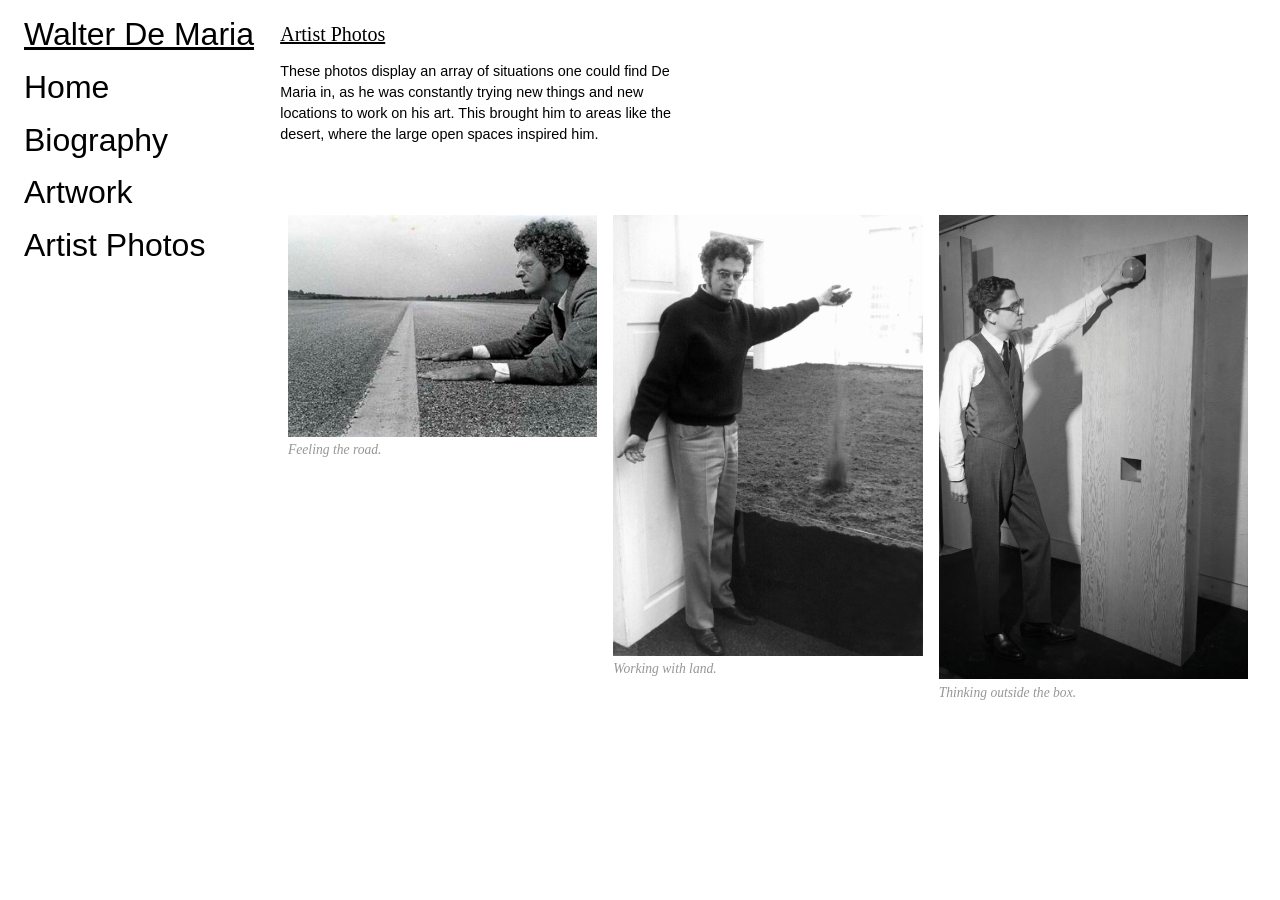
<file: artistphotos.html>
<!DOCTYPE html>
<html lang="en">
<head>
  <meta charset="UTF-8">
  <meta name="viewport" content="width=device-width, initial-scale=1.0">
  <title>Artist Photos</title>
  <link rel="stylesheet" href="reset.css">
  <link rel="stylesheet" href="main.css">
</head>

<body>

 <nav>
    <h1>
          Walter De Maria
          </h1>
      <ul>
        <li><a href="index.html">Home</a></li>
        <li><a href="biography.html">Biography</a></li>
        <li><a href="artwork.html">Artwork</a></li>
        <li><a href="artistphotos.html">Artist Photos</a></li>
      </ul>
    </nav>
    
<div>


  <div class="art-layout">
  <h2> Artist Photos </h2>

<p>These photos display an array of situations one could find De Maria in, as he was constantly trying new things and new locations to work on his art. This brought him to areas like the desert, where the large open spaces inspired him.</p>
</div>

<div class="gallery"> 

  <figure>
  <img src="images/Platen-Walter+de+Maria+1968.jpg" alt="De Maria laying in road">
  <figcaption>Feeling the road.
        </figcaption>
</figure>

<figure>
<img src="images/deMaria-obit-1-superJumbo.jpg" alt="De Maria holding sand">
<figcaption>Working with land.
        </figcaption>
</figure>

<figure>
<img src="images/43fc8a41f9f2435bea32d1ff96c7c1238b4b3c10-1066x1600.jpg.avif" alt="De Maria holding ball">
<figcaption>Thinking outside the box.
        </figcaption>
</figure>
</div>
</div>

  </body>
</html>
</file>
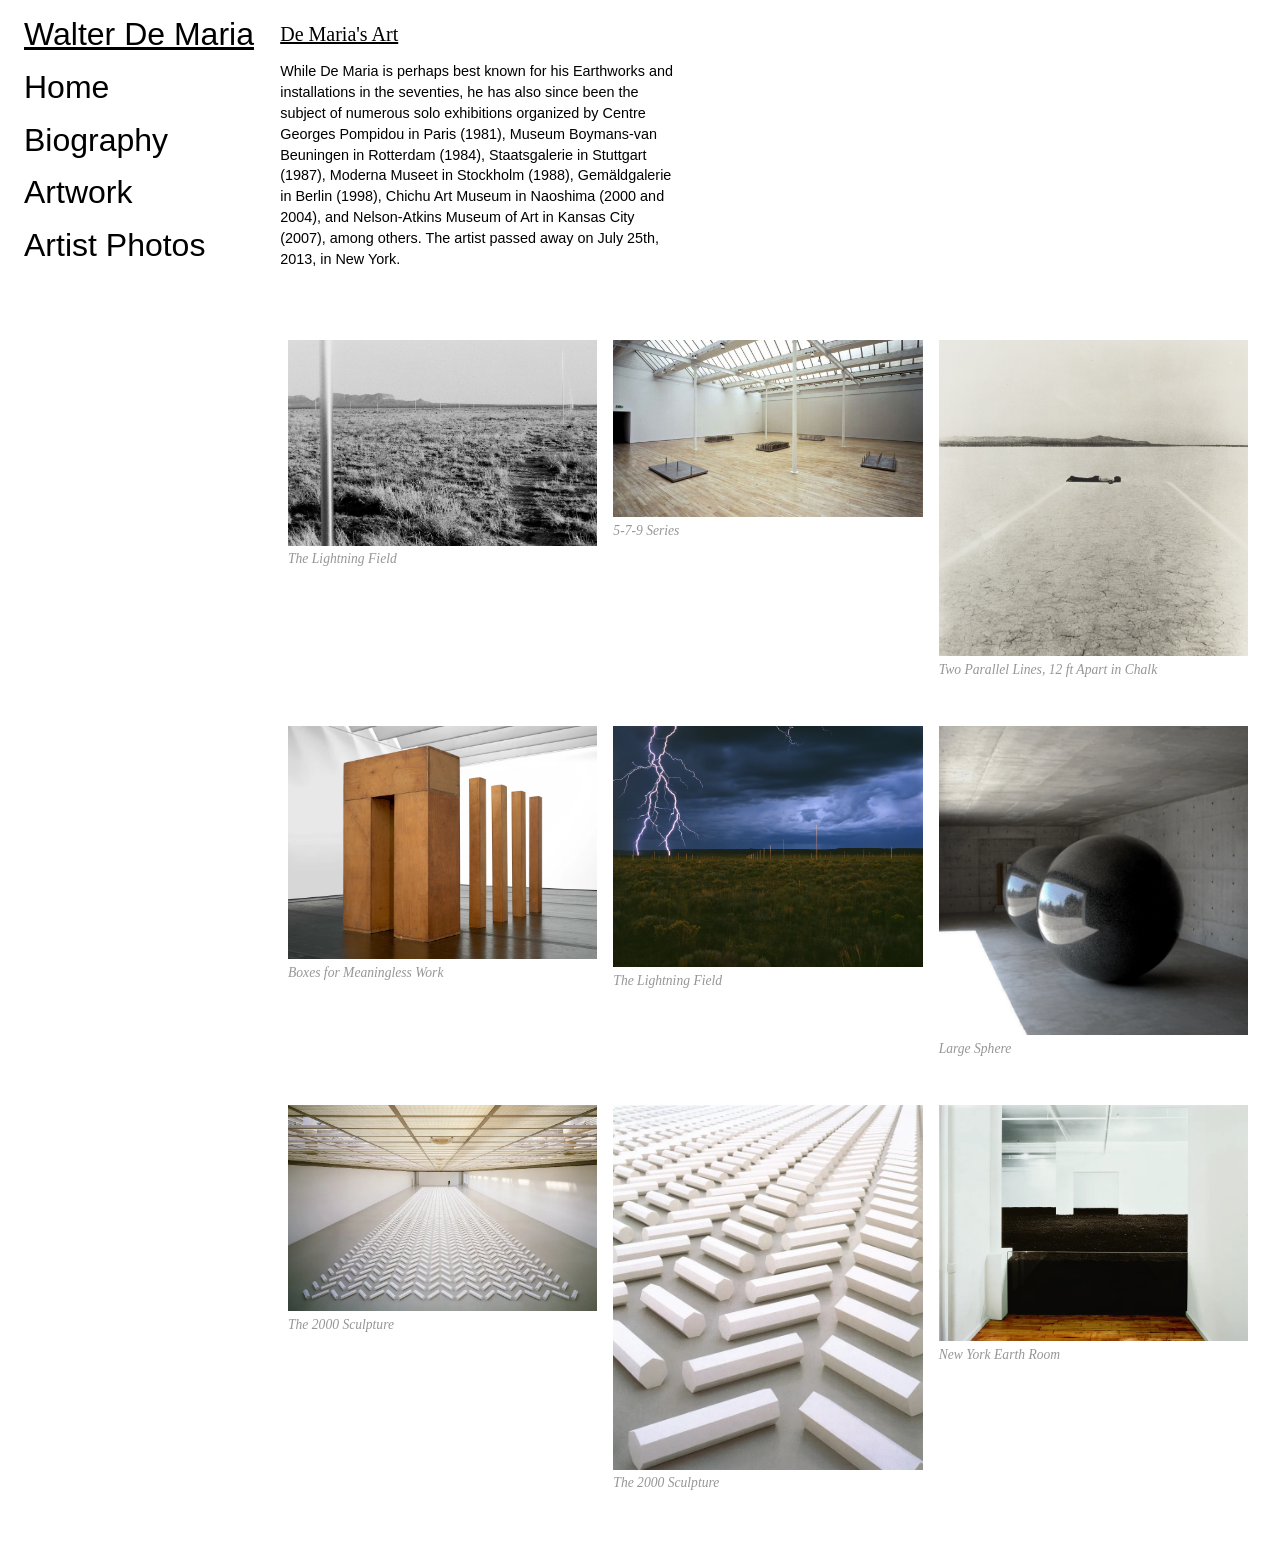
<file: artwork.html>
<!DOCTYPE html>
<html lang="en">
<head>
  <meta charset="UTF-8">
  <meta name="viewport" content="width=device-width, initial-scale=1.0">
  <title>Artwork</title>
  <link rel="stylesheet" href="reset.css">
    <link rel="stylesheet" href="main.css">
</head>


<body>

 <nav>
    <h1>
          Walter De Maria
          </h1>
      <ul>
        
        <li><a href="index.html">Home</a></li>
        <li><a href="biography.html">Biography</a></li>
        <li><a href="artwork.html">Artwork</a></li>
        <li><a href="artistphotos.html">Artist Photos</a></li>
      </ul>
    </nav>
  
<div>

  <div class="art-layout">
  <h2> De Maria's Art </h2>

<p>While De Maria is perhaps best known for his Earthworks and installations in the seventies, he has also since been the subject of numerous solo exhibitions organized by Centre Georges Pompidou in Paris (1981), Museum Boymans-van Beuningen in Rotterdam (1984), Staatsgalerie in Stuttgart (1987), Moderna Museet in Stockholm (1988), Gemäldgalerie in Berlin (1998), Chichu Art Museum in Naoshima (2000 and 2004), and Nelson-Atkins Museum of Art in Kansas City (2007), among others. The artist passed away on July 25th, 2013, in New York.</p>
</div>

<div class="gallery">
    <figure>
  <img src="images/Walter_de_Maria,_The_Lightning_Field,_1977_(7873321374).jpg" alt="artwork of field">
  <figcaption>The Lightning Field
        </figcaption>
 </figure>

 <figure>
  <img src="images/Walter-De-Maria_01-e1427132410914-1118x640.jpg" alt="museum exhibit">
  <figcaption>5-7-9 Series
        </figcaption>
 </figure>

 <figure>
  <img src="images/90.jpeg" alt="desert photograph">
  <figcaption>Two Parallel Lines, 12 ft Apart in Chalk
        </figcaption>
 </figure>

 <figure>
  <img src="images/3793df7f6258c8b2c6790ffdbdfcdb0e7aa74cd3-3000x2262.jpg.avif" alt="box sculptures">
  <figcaption>Boxes for Meaningless Work
        </figcaption>
 </figure>
 
 <figure>
  <img src="images/demaria-the-lightning-field-1977-1.jpg" alt="lightning field">
  <figcaption>The Lightning Field
        </figcaption>
 </figure>

  <figure>
  <img src="images/ignant-art-walter-de-maria-feature-header-1440x1440.png.webp" alt="large spheres">
  <figcaption>Large Sphere
        </figcaption>
 </figure>

 <figure>
  <img src="images/Maria_Walter_de_2000_Sculpture-2.jpg.webp" alt="sculpture of 2000 pieces">
  <figcaption>The 2000 Sculpture
        </figcaption>
 </figure>

 <figure>
  <img src="images/Maria_Walter_de_2000_Sculpture_detail-1.jpg.webp" alt="sculpture of 2000 pieces">
  <figcaption>The 2000 Sculpture
        </figcaption>
 </figure>

 <figure>
  <img src="images/earth.webp" alt="earth room photograph">
  <figcaption>New York Earth Room
        </figcaption>
 </figure>

 </div>
  </div>

  </body>
</html>
</file>
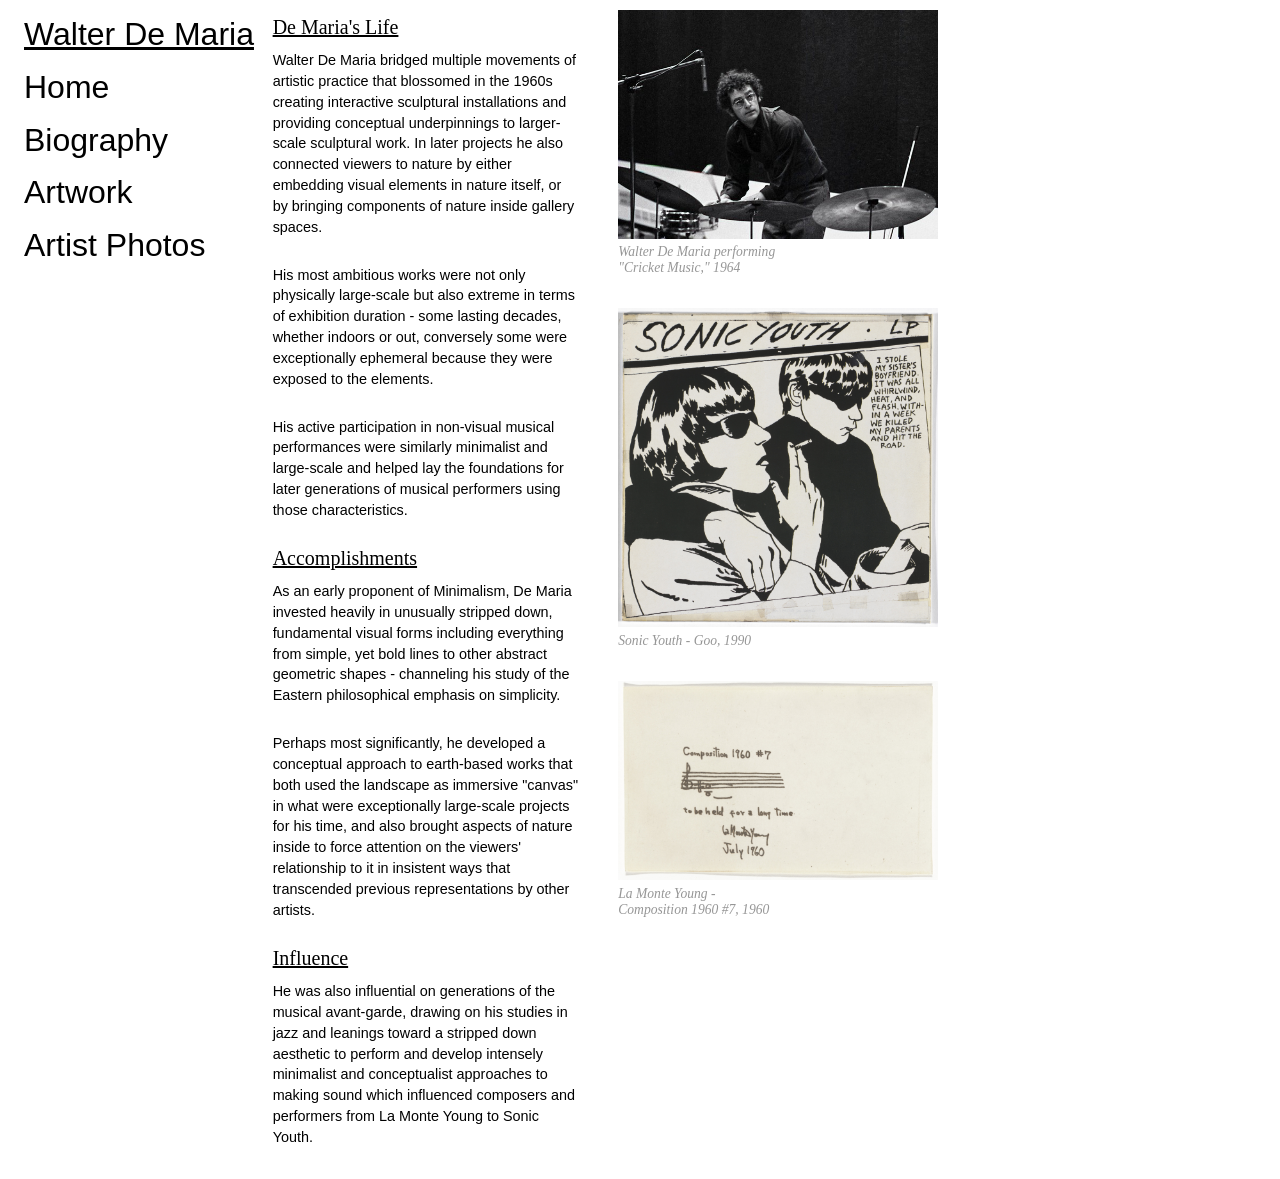
<file: biography.html>
<!DOCTYPE html>
<html lang="en">
<head>
  <meta charset="UTF-8">
  <meta name="viewport" content="width=device-width, initial-scale=1.0">
  <title>Biography</title>
  <link rel="stylesheet" href="reset.css">
    <link rel="stylesheet" href="main.css">
</head>
<body>

 <nav>
    <h1>
          Walter De Maria
          </h1>
      <ul>
        
        <li><a href="index.html">Home</a></li>
        <li><a href="biography.html">Biography</a></li>
        <li><a href="artwork.html">Artwork</a></li>
        <li><a href="artistphotos.html">Artist Photos</a></li>
      </ul>
    </nav>

<div class="biography-layout">
  <div class="text-column">
<h2> De Maria's Life </h2>
<p>Walter De Maria bridged multiple movements of artistic practice that blossomed in the 1960s creating interactive sculptural installations and providing conceptual underpinnings to larger-scale sculptural work. In later projects he also connected viewers to nature by either embedding visual elements in nature itself, or by bringing components of nature inside gallery spaces.</p>

<p>His most ambitious works were not only physically large-scale but also extreme in terms of exhibition duration - some lasting decades, whether indoors or out, conversely some were exceptionally ephemeral because they were exposed to the elements.</p>

<p>His active participation in non-visual musical performances were similarly minimalist and large-scale and helped lay the foundations for later generations of musical performers using those characteristics. </p>


<h2> Accomplishments </h2>

<p>As an early proponent of Minimalism, De Maria invested heavily in unusually stripped down, fundamental visual forms including everything from simple, yet bold lines to other abstract geometric shapes - channeling his study of the Eastern philosophical emphasis on simplicity.</p>

<p>Perhaps most significantly, he developed a conceptual approach to earth-based works that both used the landscape as immersive "canvas" in what were exceptionally large-scale projects for his time, and also brought aspects of nature inside to force attention on the viewers' relationship to it in insistent ways that transcended previous representations by other artists.</p>

<h2> Influence </h2>

<p>He was also influential on generations of the musical avant-garde, drawing on his studies in jazz and leanings toward a stripped down aesthetic to perform and develop intensely minimalist and conceptualist approaches to making sound which influenced composers and performers from La Monte Young to Sonic Youth.</p>
</div>

<div class="biography-images">

<figure>
  <img src="images/DAd0JONJ-Rky_600x600.jpg" alt="De Maria performing">
  <figcaption>Walter De Maria performing "Cricket Music," 1964
        </figcaption>
 </figure>

 <figure>
  <img src="images/W1siZiIsIjMzNjEyMyJdLFsicCIsImNvbnZlcnQiLCItcXVhbGl0eSA5MCAtcmVzaXplIDIwMDB4MjAwMFx1MDAzZSJdXQ.jpg" alt="Sonic Youth Goo">
  <figcaption>Sonic Youth - Goo, 1990
        </figcaption>
 </figure>

 <figure>
  <img src="images/W1siZiIsIjI0NjU3MCJdLFsicCIsImNvbnZlcnQiLCItcXVhbGl0eSA5MCAtcmVzaXplIDIwMDB4MjAwMFx1MDAzZSJdXQ.jpg" alt="La Monte Young">
  <figcaption>La Monte Young -  Composition 1960 #7, 1960
        </figcaption>
 </figure>

 </div>

</div>


</body>
</html>
</file>
<file: main.css>
body {
  font-family: Arial, Helvetica, sans-serif;
  line-height: 1.3rem;
  display: grid;
  grid-template-columns: 1fr 4fr;
}

nav {
  font-size: 200%;
  padding:.5rem;
  width: 100%;
}

h1{
  font-size: 100%;
  font-weight: normal;
  text-decoration: underline;
  padding: 1rem;
  width: 100%;
}

nav a {
  color: rgb(0, 0, 0);
  text-decoration: none;  
}

nav a:hover {
  font-style: oblique;
}

nav ul {
  display: flex;
  flex-direction: column;
  flex-wrap: wrap;
}

nav li {
  padding: 1rem;
}

h2 {
  font-size: 125%;
  padding: 2%;
  font-weight: normal;
  text-decoration: underline;
  font-family: 'Times New Roman', Times, serif;
}

p {
  font-size: 90%;
  line-height: 1.3rem;
  padding: 2%;
  color: rgb(0, 0, 0);
}

figure img {
  width: 100%;
  height: auto;
}

figcaption{
  font-style: oblique;
  font-family: 'Times New Roman', Times, serif;
  font-size: 85%;
  line-height: 1rem;
  color: rgb(150, 150, 150);
  margin-bottom: 2rem;
}

.home-page {
  background-image: url(images/Walter-de-Maria-–-The-New-York-Earth-Room-1977-scaled.jpg);
  background-repeat: no-repeat;
  background-size: cover;
  background-position: center;
}

.home-text {
  height: 50rem;
  width: 20%;
  padding: 2%;
  background-color: rgba(255, 255, 255, 0.58);
}

.biography-layout {
  display: grid;
  grid-template-columns: 2fr 1fr;
  gap: 2rem;
  padding: 1%;
  width: 50%;
}

.biography-images img{
  width: 200%;
  height: auto;
}

.gallery {
  display: grid;
  grid-template-columns: 1fr 1fr 1fr ;
  gap: 1rem;
  padding: 2rem;
}

.art-layout {
  display: grid;
  padding: 1rem;
  width: 40%;
}
</file>
